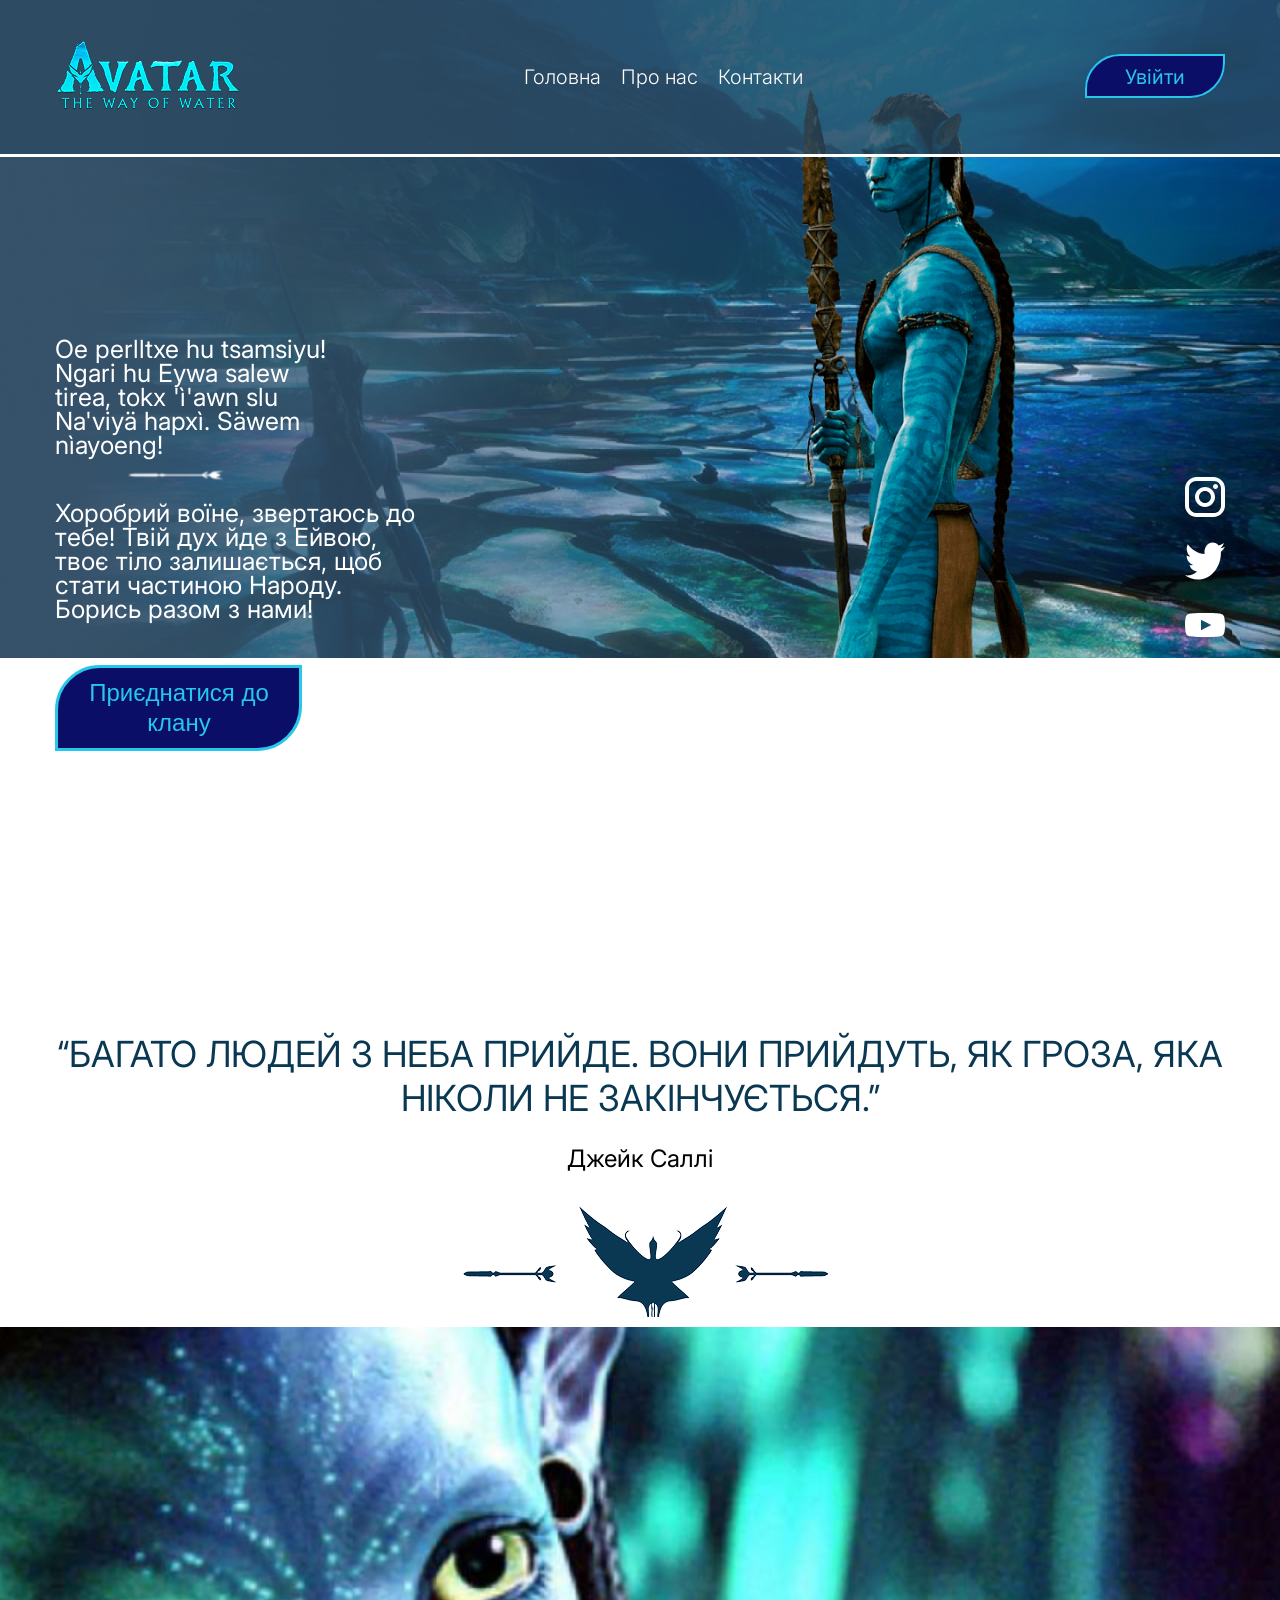
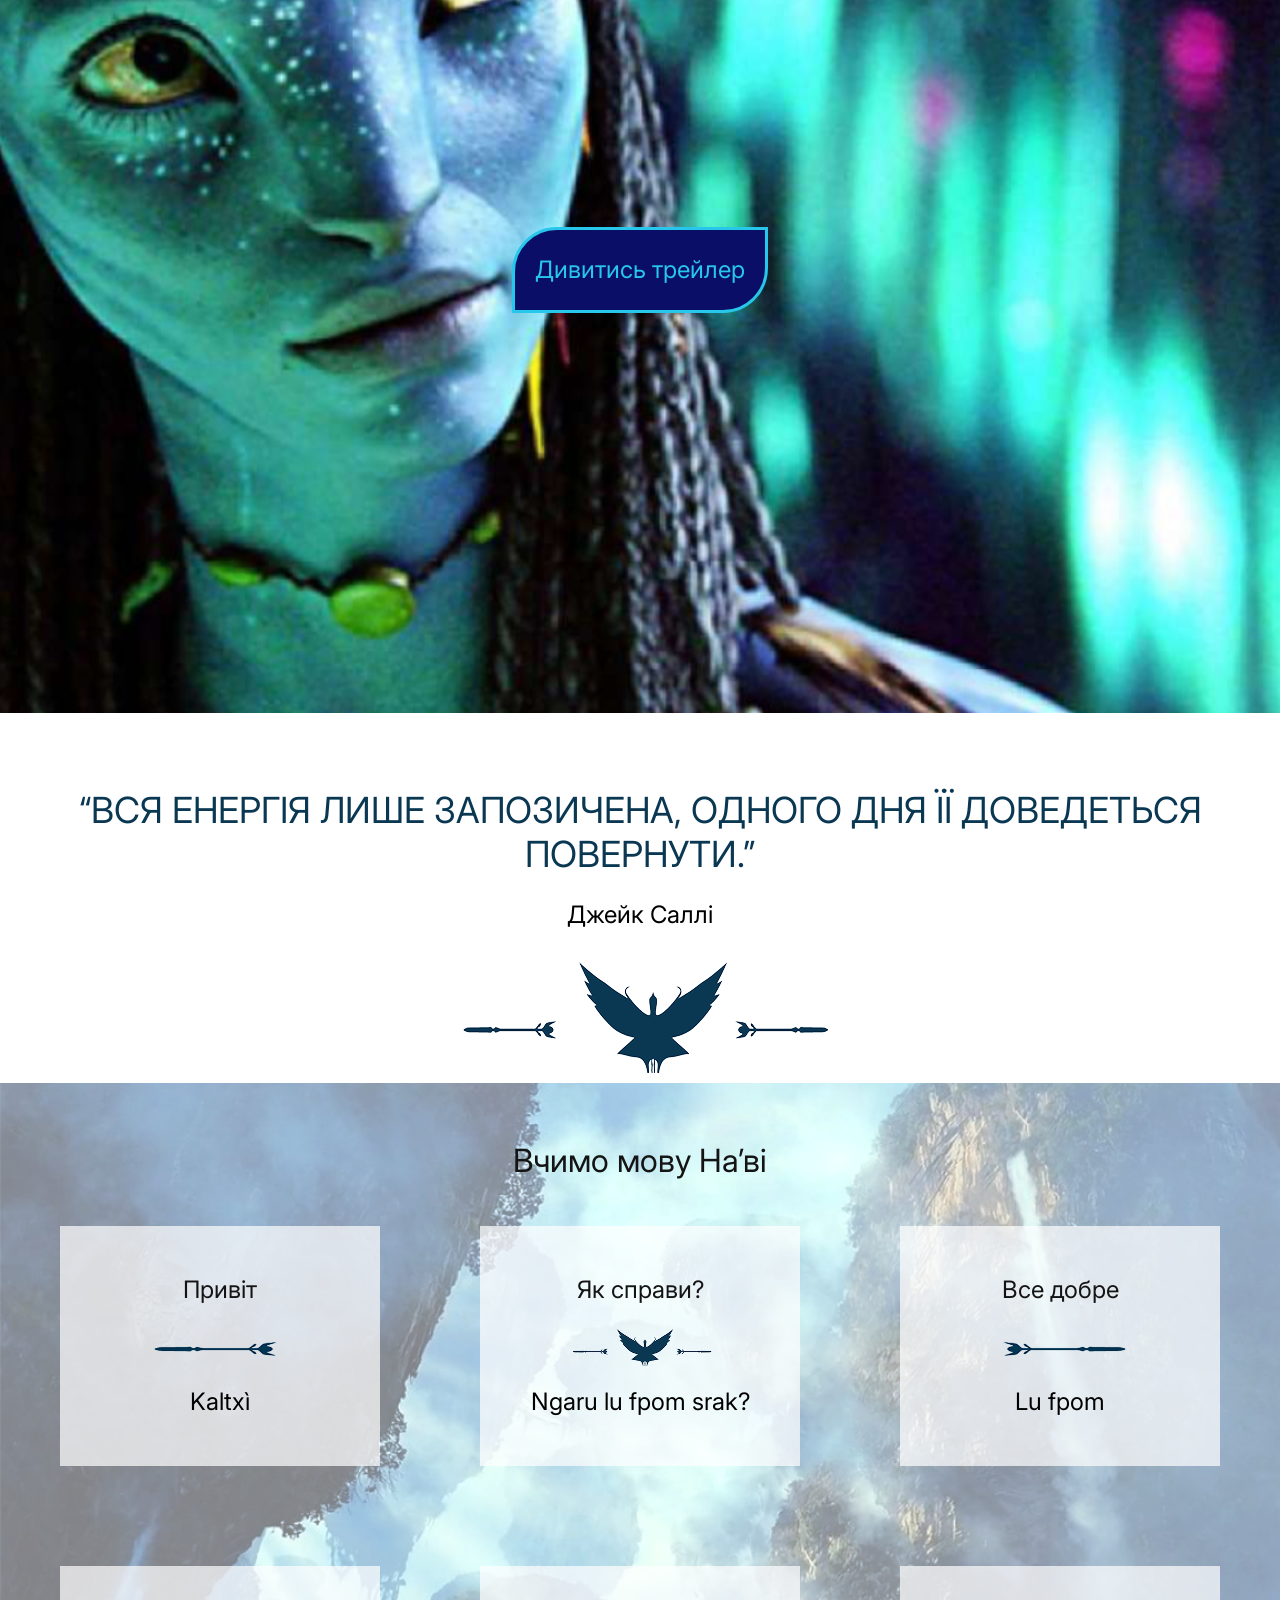
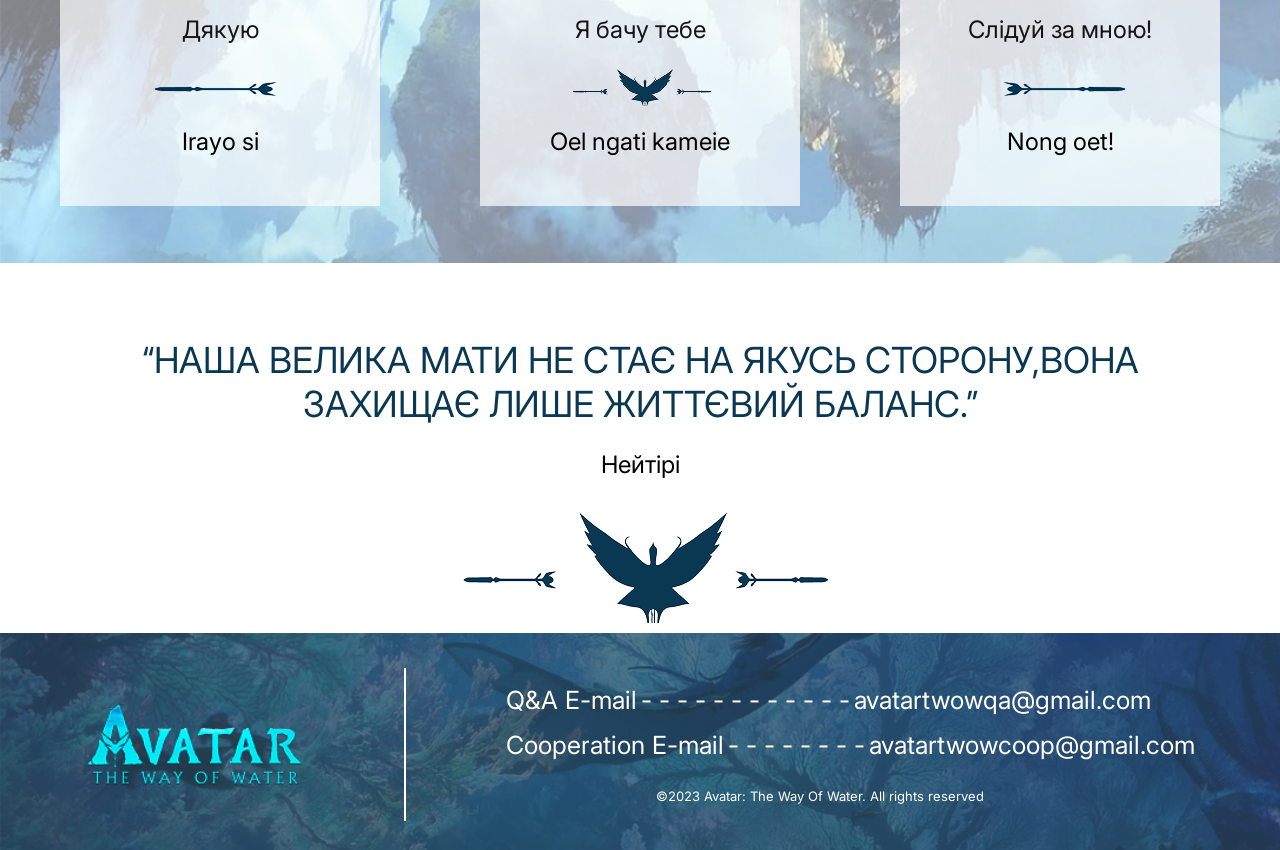
<file: index.html>
<!doctype html>
<html lang="en">
  <head>
    <meta charset="UTF-8" />
    <meta name="viewport" content="width=device-width, initial-scale=1.0" />
    <title>Document</title>
    <link rel="stylesheet" href="./css/index.css" />
  </head>
  <body>
    <header class="header">
    <section class="tyt">
      <div class="container buttons">
        <nav class="nav">
          <ul class="nav__list">
            <li class="nav__item nav__item--logo">
              <a href="#" class="nav__logo-link">
                <img
                  src="./photos/avatar_logo.png"
                  alt="logo"
                  class="nav__logo"
                />
              </a>
            </li>

            <li class="nav__item3">
              <ul class="nav__sublist">
                <li class="nav__subitem">
                  <a href="#" class="nav__link">Головна</a>
                </li>
                <li class="nav__subitem">
                  <a href="#" class="nav__link">Про нас</a>
                </li>
                <li class="nav__subitem">
                  <a href="#" class="nav__link">Контакти</a>
                </li>
              </ul>
            </li>

            <li class="nav__item nav__item--login">
              <a href="./index1.html" class="nav__link--login">Увійти</a>
            </li>
          </ul>
        </nav>
      </div>
    </section>
      <section class="section1">
        <div class="container hero__container">
          <div>
          <h4 class="hero__text1 hero__text--naavi">
            Oe perlltxe hu tsamsiyu! Ngari hu Eywa salew tirea, tokx 'ì'awn slu
            Na'viyä hapxì. Säwem nìayoeng!
          </h4>
          <div class="img1">
            <img
              width="152"
              height="40"
              src="./photos/Rectangle.svg"
              alt="arrow"
              class="hero__arrow"
            />
          </div>

          <h4 class="hero__text hero__text--translated">
            Хоробрий воїне, звертаюсь до тебе! Твій дух йде з Ейвою, твоє тіло
            залишається, щоб стати частиною Народу. Борись разом з нами!
          </h4>
          <div class="buton22">
            <button class="hero__button">
              <span class="name-span">Приєднатися до клану</span>
            </button>
          </div>
          </div>

    <div class="social">
      <ul class="social__list">
        <li class="social__item">
          <a href="#" class="social__link">
            <img src="./photos/Vector(3).svg" alt="instagram" class="social__icon">
          </a>
        </li>

        <li class="social__item">
          <a href="#" class="social__link">
            <img src="./photos/Vector(4).svg" alt="X" class="social__icon">
          </a>
        </li>

        <li class="social__item">
          <a href="#" class="social__link">
            <img src="./photos/Vector(5).svg" alt="youtube" class="social__icon">
          </a>
        </li>
      </ul>
    </div>
        </div>

      </section>
    </header>

    <main class="main">
      <section class="quote">
        <div class="container quote__container">
          <h1 class="quote__text">
            <span>“БАГАТО ЛЮДЕЙ З НЕБА ПРИЙДЕ. ВОНИ</span>
            <span>ПРИЙДУТЬ, ЯК ГРОЗА, ЯКА НІКОЛИ НЕ ЗАКІНЧУЄТЬСЯ.”</span>
          </h1>

          <p class="quote__author">Джейк Саллі</p>

          <img
            src="./photos/Rectangle_eight.png"
            alt="arrows"
            class="quote__image"
          />
        </div>
      </section>

      <section class="trailer">
        <div class="container trailer__container">
          <a
            target="_blank"
            href="https://www.youtube.com/watch?v=1SGVlK5kc0g"
            class="trailer__link"
          >
            Дивитись трейлер
          </a>
        </div>
      </section>
      <section class="quote quote--energy">
        <div class="container quote__container">
          <h2 class="quote__text quote__text--small">
            “ВСЯ ЕНЕРГІЯ ЛИШЕ ЗАПОЗИЧЕНА, ОДНОГО ДНЯ ЇЇ ДОВЕДЕТЬСЯ ПОВЕРНУТИ.”
          </h2>

          <p class="quote__author">Джейк Саллі</p>

          <img
            src="./photos/Rectangle_eight.png"
            alt="arrows"
            class="quote__image"
          />
        </div>
      </section>

      <section class="dictionary">
        <div class="container dictionary__container">
          <h2 class="dictionary__title">Вчимо мову На’ві</h2>

          <ul class="dictionary__list">
            <li class="dictionary__item">
              <p class="dictionary__ua">Привіт</p>
              <img
                src="./photos/Rectangle_fourty_two.png"
                alt="arrow"
                class="dictionary__arrow"
              />
              <p class="dictionary__naavi">Kaltxì</p>
            </li>

            <li class="dictionary__item">
              <p class="dictionary__ua">Як справи?</p>
              <img
                src="./photos/Rectangle_NinaNIna.png"
                alt="arrow"
                class="dictionary__arrow"
              />
              <p class="dictionary__naavi">Ngaru lu fpom srak?</p>
            </li>

            <li class="dictionary__item">
              <p class="dictionary__ua">Все добре</p>
              <img
                src="./photos/Rectangle_Nintynsix.png"
                alt="arrow"
                class="dictionary__arrow"
              />
              <p class="dictionary__naavi">Lu fpom</p>
            </li>

            <li class="dictionary__item">
              <p class="dictionary__ua">Дякую</p>
              <img
                src="./photos/Rectangle_fourty_two.png"
                alt="arrow"
                class="dictionary__arrow"
              />
              <p class="dictionary__naavi">Irayo si</p>
            </li>

            <li class="dictionary__item">
              <p class="dictionary__ua">Я бачу тебе</p>
              <img
                src="./photos/Rectangle_NinaNIna.png"
                alt="arrow"
                class="dictionary__arrow"
              />
              <p class="dictionary__naavi">Oel ngati kameie</p>
            </li>

            <li class="dictionary__item">
              <p class="dictionary__ua">Слідуй за мною!</p>
              <img
                src="./photos/Rectangle_Nintynsix.png"
                alt="arrow"
                class="dictionary__arrow"
              />
              <p class="dictionary__naavi">Nong oet!</p>
            </li>
          </ul>
        </div>
      </section>

      <section class="quote quote--secondary">
        <div class="container quote__container">
          <h3 class="quote__text">
            “НАША ВЕЛИКА МАТИ НЕ СТАЄ НА ЯКУСЬ СТОРОНУ,ВОНА ЗАХИЩАЄ ЛИШЕ
            ЖИТТЄВИЙ БАЛАНС.”
          </h3>

          <p class="quote__author">Нейтірі</p>

          <img
            src="./photos/Rectangle_eight.png"
            alt="arrows"
            class="quote__image"
          />
        </div>
      </section>
    </main>

    <footer class="footer">
      <div class="sdad">
      <div class="footer__container">
        <div class="footer__logo">
          <img
            height="85"
            src="./photos/avatar_logo.png"
            alt="logo-footer"
            class="footer__logo-img"
          />
        </div>

        <span class="footer__divider"><img src="./photos/Line 37.png" alt="line"></span>

        <div class="dsdsds">
          <div class="footer__block2 footer__block--qa">
            <span class="footer__title">Q&A E-mail</span>
            <span class="footer__line">- - - - - - - - - - - -</span>
            <a href="mailto:avatartwowqa@gmail.com" class="footer__link">
              avatartwowqa@gmail.com
            </a>
          </div>

          <div class="footer__block footer__block--cooperation">
            <div>
            <span class="footer__title">Cooperation E-mail</span>
            <span class="footer__line">- - - - - - - -</span>
            <a href="mailto:avatartwowcoop@gmail.com" class="footer__link">
              avatartwowcoop@gmail.com
            </a>
            </div>
          <span class="www">©2023 Avatar: The Way Of Water. All rights reserved</span>
          </div>
        </div>
      </div>
      </div>
    </footer>
  </body>
</html>
</file>
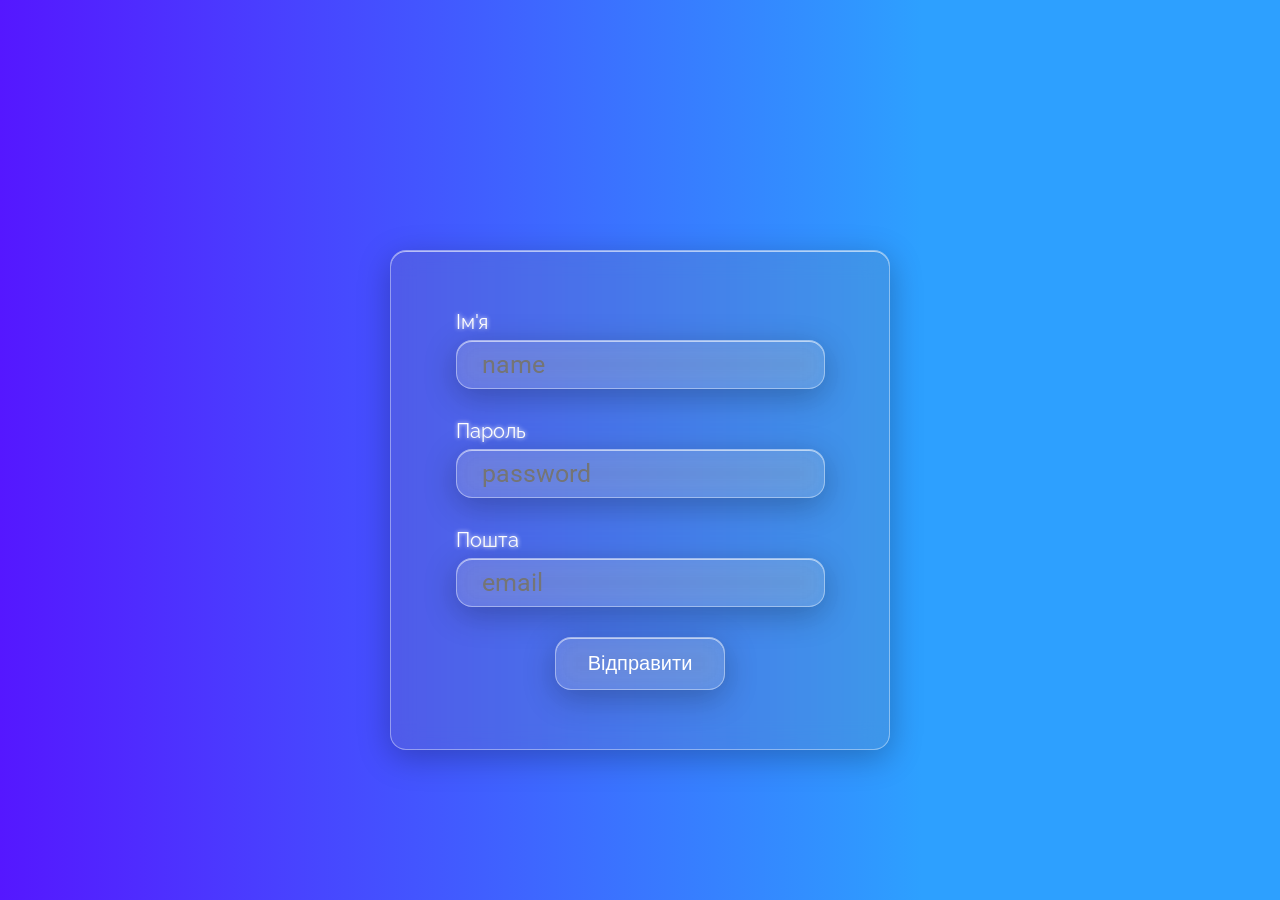
<file: index1.html>
<!DOCTYPE html>
<html lang="en">
<head>
    <meta charset="UTF-8">
    <meta name="viewport" content="width=device-width, initial-scale=1.0">
    <title>avatar</title>
    <link rel="stylesheet" href="./css/index2.css">
</head>
<body>

    <div class="form-wrapper">
        <form class="form">
            <label for="username" class="form__label">
                <span class="form__label-text">Ім'я</span>
                <input required placeholder="name" type="text" id="username" name="username" class="form__input">
            </label>

            <label for="password" class="form__label">
                <span class="form__label-text">Пароль</span>
                <input required placeholder="password" type="password" id="password" name="password" class="form__input">
            </label>

            <label for="email" class="form__label">
                <span class="form__label-text">Пошта</span>
                <input required placeholder="email" type="email" id="email" name="email" class="form__input">
            </label>

            <div>
                <button type="submit" class="form__button">Відправити</button>
            </div>
        </form>
    </div>

</body>
</html>
</file>
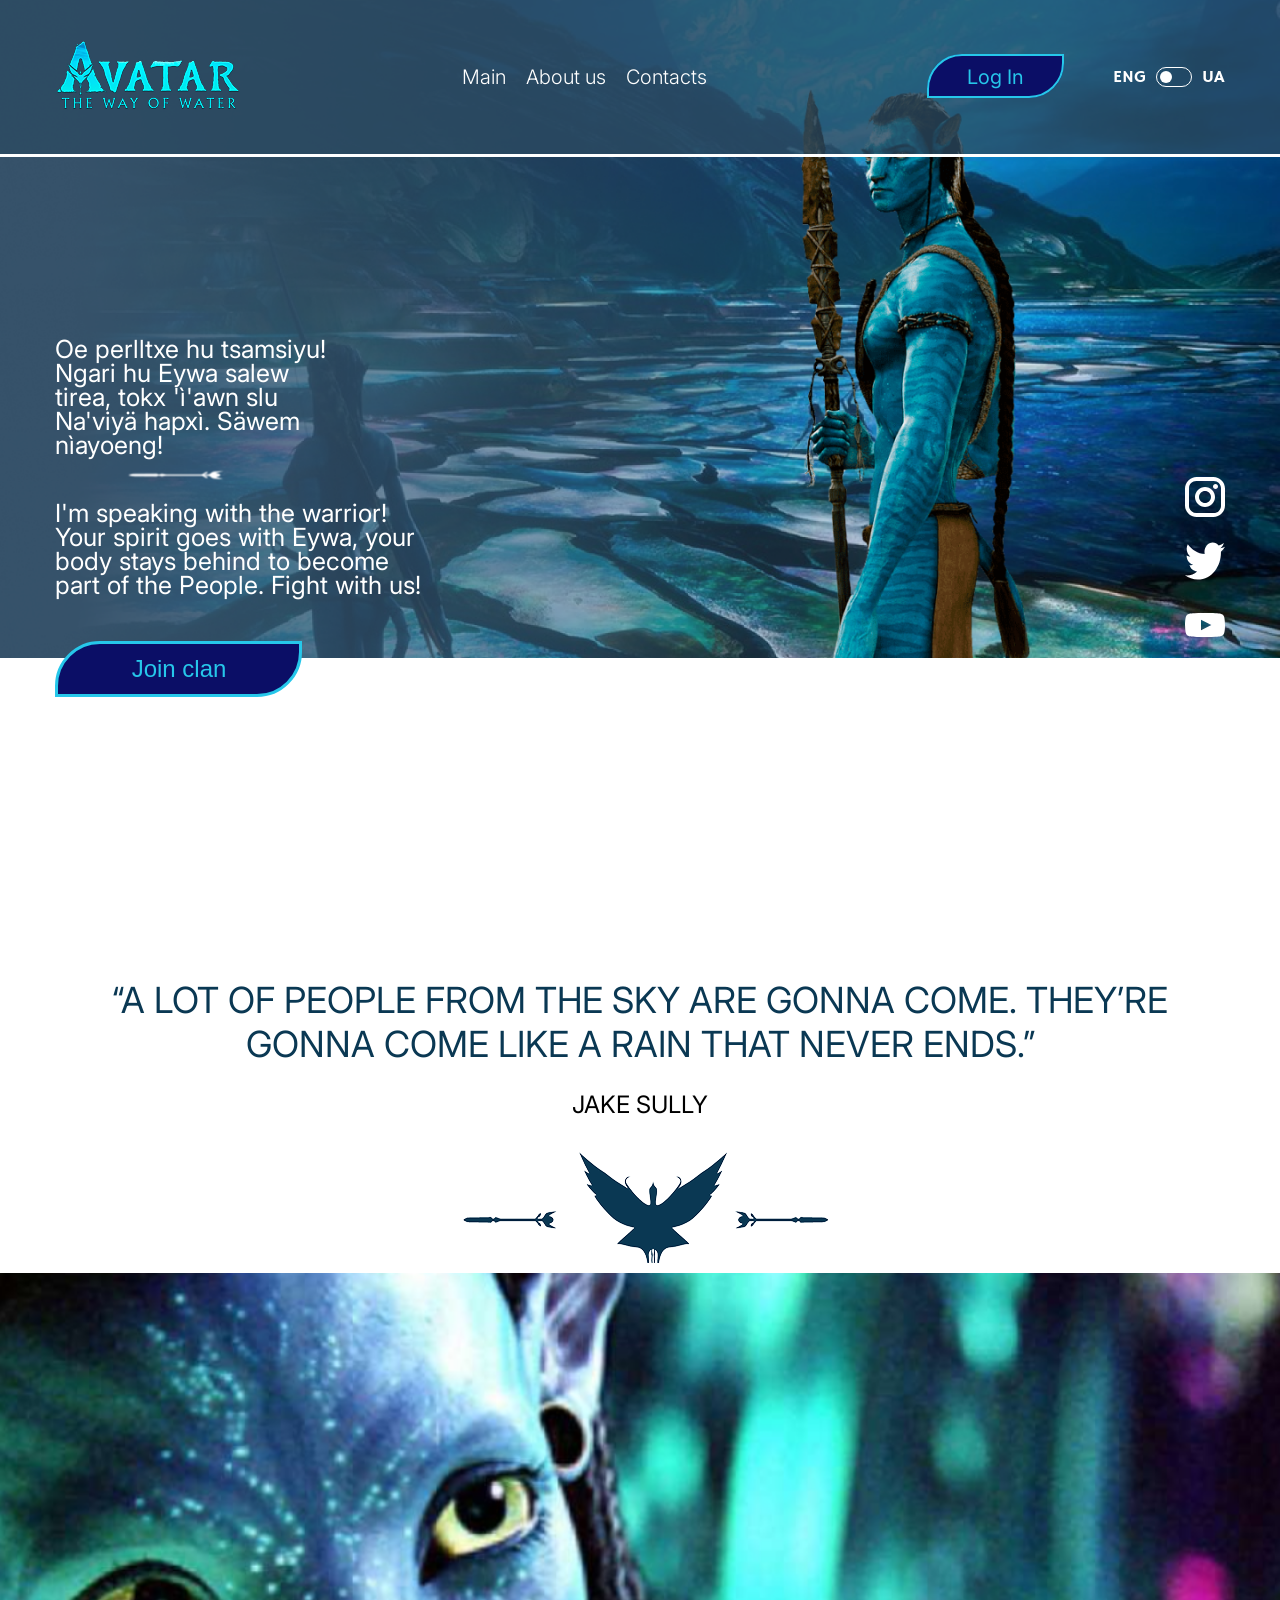
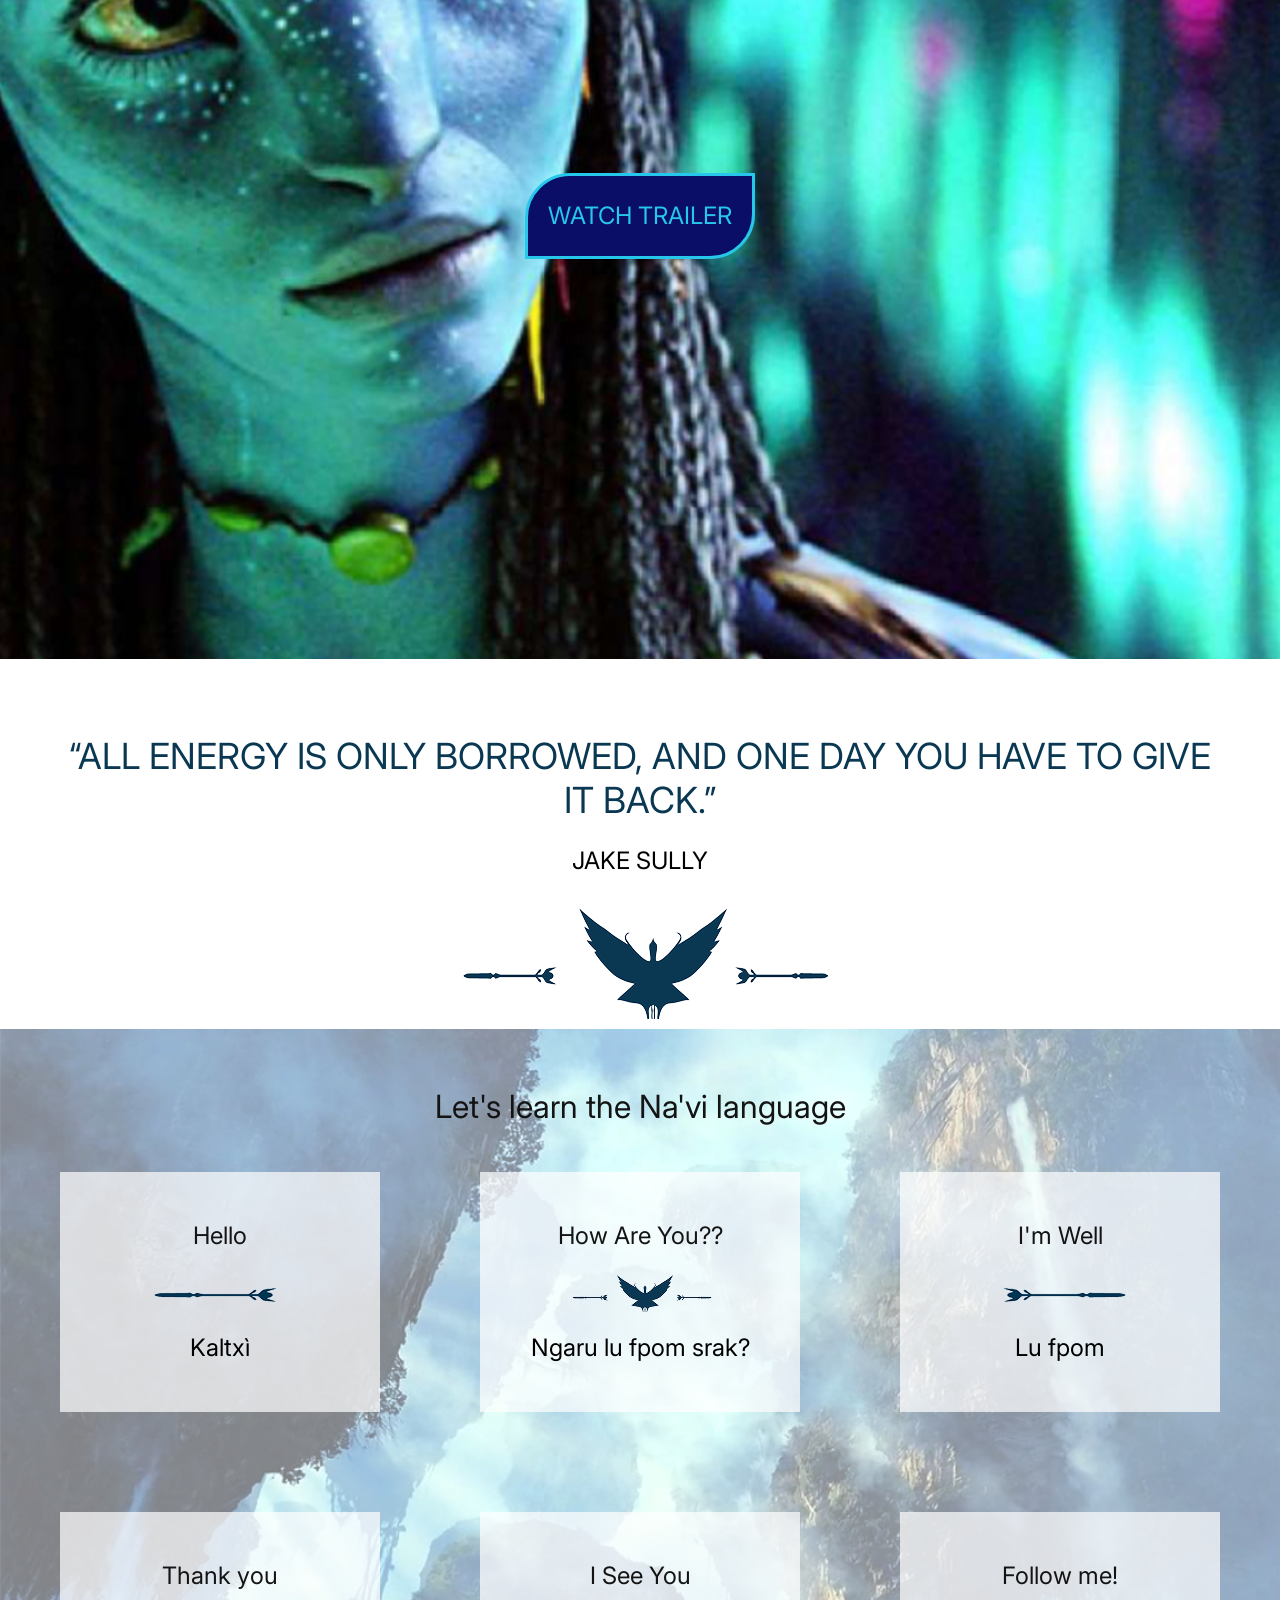
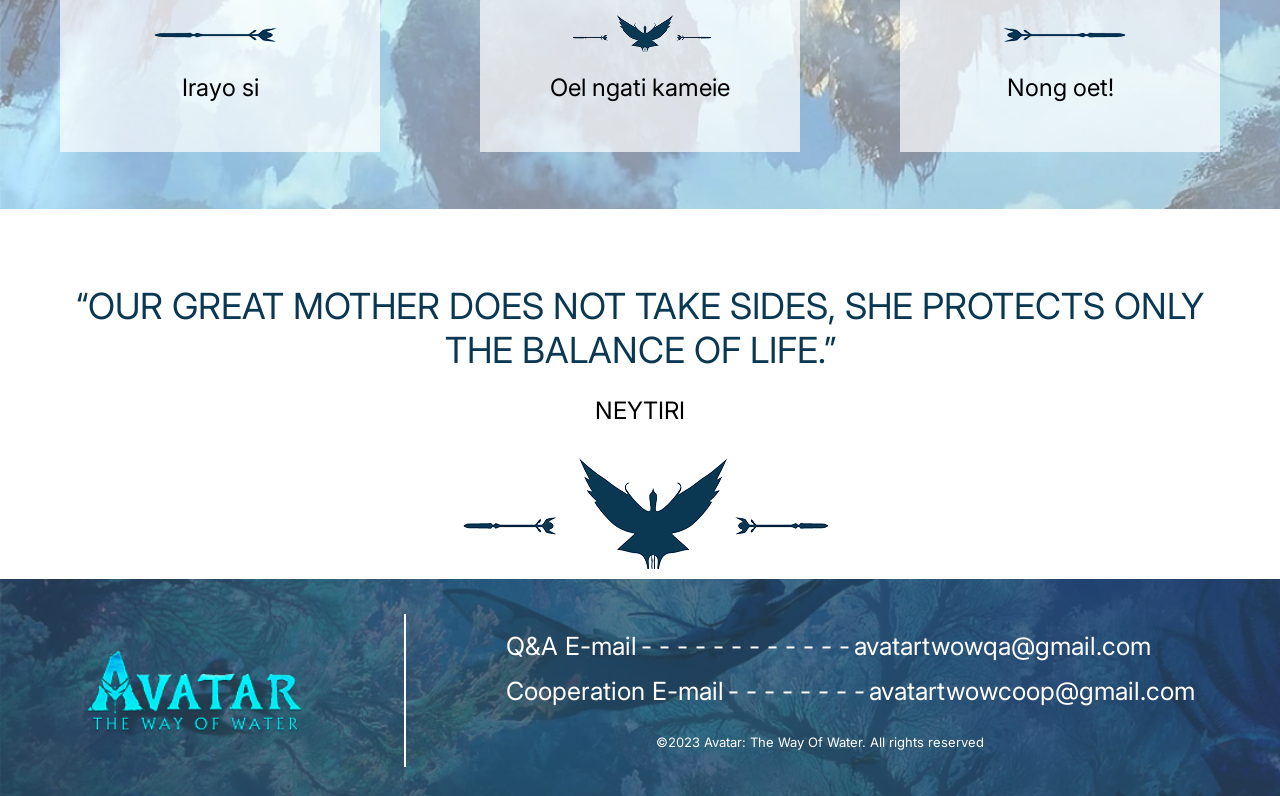
<file: index2.html>
<!doctype html>
<html lang="en">
  <head>
    <meta charset="UTF-8" />
    <meta name="viewport" content="width=device-width, initial-scale=1.0" />
    <title>avatar</title>
    <link rel="stylesheet" href="./css/index.css" />
  </head>
  <body>
    <header class="header">
    <section class="tyt">
      <div class="container buttons">
        <nav class="nav">
          <ul class="nav__list">
            <li class="nav__item nav__item--logo">
              <a href="#" class="nav__logo-link">
                <img
                  src="./photos/avatar_logo.png"
                  alt="logo"
                  class="nav__logo"
                />
              </a>
            </li>

            <li class="nav__item3">
              <ul class="nav__sublist">
                <li class="nav__subitem">
                  <a href="#" class="nav__link">Main</a>
                </li>
                <li class="nav__subitem">
                  <a href="#" class="nav__link">About us</a>
                </li>
                <li class="nav__subitem">
                  <a href="#" class="nav__link">Contacts</a>
                </li>
              </ul>
            </li>

            <li>
              <ul class="ull">

                <li class="nav__item nav__item--login">
                  <a href="./index1.html" class="nav__link--login">Log In</a>
                </li>

              <li>
                  <a  class="nav__link2 navin" href="index.html">
                    <span class="nav__link2">ENG</span>
                    <img class="immm" src="./photos/Switcher_two.svg" alt="Switcher">
                    <span class="nav__link2">UA</span>
                  </a>
              </li>

              </ul>

          </ul>
        </nav>
      </div>
    </section>
      <section class="section1">
        <div class="container hero__container">
          <div>
          <h4 class="hero__text1 hero__text--naavi">
            Oe perlltxe hu tsamsiyu! Ngari hu Eywa salew tirea, tokx 'ì'awn slu
            Na'viyä hapxì. Säwem nìayoeng!
          </h4>
          <div class="img1">
            <img
              width="152"
              height="40"
              src="./photos/Rectangle.svg"
              alt="arrow"
              class="hero__arrow"
            />
          </div>

          <h4 class="hero__text hero__text--translated">
            I'm speaking with the warrior!
            Your spirit goes with Eywa, 
            your body stays behind to 
            become part of the People.
            Fight with us!
          </h4>
          <div class="buton22">
            <button class="hero__button">
              <span class="name-span">Join clan</span>
            </button>
          </div>
          </div>

    <div class="social">
      <ul class="social__list">
        <li class="social__item">
          <a href="#" class="social__link">
            <img src="./photos/Vector(3).svg" alt="instagram" class="social__icon">
          </a>
        </li>

        <li class="social__item">
          <a href="#" class="social__link">
            <img src="./photos/Vector(4).svg" alt="X" class="social__icon">
          </a>
        </li>

        <li class="social__item">
          <a href="#" class="social__link">
            <img src="./photos/Vector(5).svg" alt="youtube" class="social__icon">
          </a>
        </li>
      </ul>
    </div>
        </div>

      </section>
    </header>

    <main class="main">
      <section class="quote">
        <div class="container quote__container">
          <h1 class="quote__text">
            <span>“A LOT OF PEOPLE FROM THE SKY ARE GONNA COME. THEY’RE</span>
            <span>GONNA COME LIKE A RAIN THAT NEVER ENDS.”</span>
          </h1>

          <p class="quote__author">JAKE SULLY</p>

          <img
            src="./photos/Rectangle_eight.png"
            alt="arrows"
            class="quote__image"
          />
        </div>
      </section>

      <section class="trailer">
        <div class="container trailer__container">
          <a
            target="_blank"
            href="https://www.youtube.com/watch?v=1SGVlK5kc0g"
            class="trailer__link"
          >
            WATCH TRAILER
          </a>
        </div>
      </section>
      <section class="quote quote--energy">
        <div class="container quote__container">
          <h2 class="quote__text quote__text--small">
            “ALL ENERGY IS ONLY BORROWED, AND ONE DAY YOU HAVE TO GIVE IT BACK.”
          </h2>

          <p class="quote__author">JAKE SULLY</p>

          <img
            src="./photos/Rectangle_eight.png"
            alt="arrows"
            class="quote__image"
          />
        </div>
      </section>

      <section class="dictionary">
        <div class="container dictionary__container">
          <h2 class="dictionary__title">Let's learn the Na'vi language</h2>

          <ul class="dictionary__list">
            <li class="dictionary__item">
              <p class="dictionary__ua">Hello</p>
              <img
                src="./photos/Rectangle_fourty_two.png"
                alt="arrow"
                class="dictionary__arrow"
              />
              <p class="dictionary__naavi">Kaltxì</p>
            </li>

            <li class="dictionary__item">
              <p class="dictionary__ua">How Are You??</p>
              <img
                src="./photos/Rectangle_NinaNIna.png"
                alt="arrow"
                class="dictionary__arrow"
              />
              <p class="dictionary__naavi">Ngaru lu fpom srak?</p>
            </li>

            <li class="dictionary__item">
              <p class="dictionary__ua">I'm Well</p>
              <img
                src="./photos/Rectangle_Nintynsix.png"
                alt="arrow"
                class="dictionary__arrow"
              />
              <p class="dictionary__naavi">Lu fpom</p>
            </li>

            <li class="dictionary__item">
              <p class="dictionary__ua">Thank you</p>
              <img
                src="./photos/Rectangle_fourty_two.png"
                alt="arrow"
                class="dictionary__arrow"
              />
              <p class="dictionary__naavi">Irayo si</p>
            </li>

            <li class="dictionary__item">
              <p class="dictionary__ua">I See You</p>
              <img
                src="./photos/Rectangle_NinaNIna.png"
                alt="arrow"
                class="dictionary__arrow"
              />
              <p class="dictionary__naavi">Oel ngati kameie</p>
            </li>

            <li class="dictionary__item">
              <p class="dictionary__ua">Follow me!</p>
              <img
                src="./photos/Rectangle_Nintynsix.png"
                alt="arrow"
                class="dictionary__arrow"
              />
              <p class="dictionary__naavi">Nong oet!</p>
            </li>
          </ul>
        </div>
      </section>

      <section class="quote quote--secondary">
        <div class="container quote__container">
          <h3 class="quote__text">
            “OUR GREAT MOTHER DOES NOT TAKE SIDES,
            SHE PROTECTS ONLY THE BALANCE OF LIFE.”
          </h3>

          <p class="quote__author">NEYTIRI</p>

          <img
            src="./photos/Rectangle_eight.png"
            alt="arrows"
            class="quote__image"
          />
        </div>
      </section>
    </main>

    <footer class="footer">
      <div class="sdad">
      <div class="footer__container">
        <div class="footer__logo">
          <img
            height="85"
            src="./photos/avatar_logo.png"
            alt="logo-footer"
            class="footer__logo-img"
          />
        </div>

        <span class="footer__divider"><img src="./photos/Line 37.png" alt="line"></span>

        <div class="dsdsds">
          <div class="footer__block2 footer__block--qa">
            <span class="footer__title">Q&A E-mail</span>
            <span class="footer__line">- - - - - - - - - - - -</span>
            <a href="mailto:avatartwowqa@gmail.com" class="footer__link">
              avatartwowqa@gmail.com
            </a>
          </div>

          <div class="footer__block footer__block--cooperation">
            <div>
            <span class="footer__title">Cooperation E-mail</span>
            <span class="footer__line">- - - - - - - -</span>
            <a href="mailto:avatartwowcoop@gmail.com" class="footer__link">
              avatartwowcoop@gmail.com
            </a>
            </div>
          <span class="www">©2023 Avatar: The Way Of Water. All rights reserved</span>
          </div>
        </div>
      </div>
      </div>
    </footer>
  </body>
</html>
</file>
<file: css/index.css>
@import url("https://fonts.googleapis.com/css2?family=Inter:ital,opsz,wght@0,14..32,100..900;1,14..32,100..900&display=swap");
@import url('https://fonts.googleapis.com/css2?family=Hammersmith+One&display=swap');

body {
  margin: 0;
  font-family: "Inter";
  background-image: url("../photos/Group\ 48\ 1.png");
  background-repeat: no-repeat;
  background-size: contain;
}

*,
*::before,
*::after {
  box-sizing: border-box;
}

h1,
h2,
h3,
h4,
h5,
h6 {
  margin: 0;
}

ul,
li {
  margin: 0;
  padding: 0;
  list-style: none;
}

.container {
  /* width screen =  1200
    space left and right = 116px
    1200 - 80 * 2 = 1160
    padding left and right = 15px */
  padding-left: 15px;
  padding-right: 15px;
  margin: 0 auto;
  width: 1200px;
}
.nav__list {
  display: flex;
  align-items: center;
  justify-content: space-between;
}

header {
  border-bottom: 3px solid rgba(255, 255, 255, 1);
  padding: 0px 0px 29px 0px;
}

.nav__link {
  color: rgba(255, 255, 255, 1);
  font-style: Light;
  font-size: 20px;
  font-weight: 300;
  line-height: 24px;
  text-align: center;
  text-decoration: none;
  transition: all ease 0.3s;
}

.nav__link:hover {
  color: rgba(148, 207, 255, 1);
  font-style: bold;
  font-size: 20px;
  font-weight: 600;
  line-height: 24px;
}

.nav__link--login {
  color: rgba(38, 198, 234, 1);
  font-size: 20px;
  font-weight: 400;
  line-height: 25px;
  text-align: justify;
  border: 2px solid rgba(38, 199, 234, 1);
  border-radius: 35px 0px 35px 0px;
  background: rgba(11, 14, 102, 1);
  padding: 9px 38px 7px 38px;
  text-decoration: none;
}

.nav__sublist {
  justify-content: center;
  display: flex;
  align-items: center;
  gap: 20px;
}

.hero__container {
  display: flex;
  justify-content: space-between;
}

.hero__text {
  color: rgba(255, 255, 255, 1);
  font-size: 25px;
  font-weight: 400;
  line-height: 24px;
  width: 376px;
}

.hero__button {
  border: 3px solid rgba(38, 199, 234, 1);
  border-radius: 45px 0px 45px 0px;
  background: rgba(11, 14, 102, 1);
  padding: 10px 30px 10px 31px;
  display: flex;
  cursor: pointer;
}

.name-span {
  color: rgba(38, 199, 234, 1);
  font-size: 24px;
  font-weight: 400;
  line-height: 30px;
  text-align: center;
  width: 180px;
}

.hero__text1 {
  color: rgba(255, 255, 255, 1);
  font-size: 25px;
  font-weight: 400;
  line-height: 24px;
  width: 277px;
}

.section1 {
  padding: 180px 0 174px;
}

.buton22 {
  padding-top: 44px;
}

.img1 {
  padding-left: 53px;
}

.quote {
  background: rgba(255, 255, 255, 1);
  padding: 75px 0 10px;
}

.quote__container {
  display: flex;
  align-items: center;
  justify-content: center;
  flex-direction: column;
  text-align: center;
}

.quote__text {
  color: rgba(10, 56, 83, 1);
  font-size: 36px;
  font-weight: 400;
  line-height: 44px;
}

.quote__author {
  color: rgba(0, 0, 0, 1);
  font-size: 24px;
  font-weight: 400;
  line-height: 29px;
}

.trailer {
  background-image: url("../photos/Rectangle\ 10.png");
  padding: 500px 0px 400px 0px;
  background-repeat: no-repeat;
  background-size: cover;
  background-position: center;
}

.dictionary {
  background-image: url("../photos/Rectangle\ 20.png");
  background-repeat: no-repeat;
  background-size: cover;
  padding: 58px 0 57px;
}

.dictionary__title {
  color: rgba(20, 20, 20, 1);
  font-size: 32px;
  font-weight: 400;
  line-height: 40px;
  text-align: center;
  padding-bottom: 45px;
}

.dictionary__list {
  display: flex;
  flex-wrap: wrap;
  justify-content: center;
  align-items: center;
  gap: 100px;
}

.dictionary__item {
  display: flex;
  flex-direction: column;
  justify-content: center;
  align-items: center;
  background: rgba(255, 255, 255, 0.7);
  width: 320px;
  height: 240px;
}

.dictionary__ua {
  color: rgba(20, 20, 20, 1);
  font-size: 24px;
  font-weight: 400;
  line-height: 24px;
}

.dictionary__naavi {
  color: rgba(0, 0, 0, 1);
  font-size: 24px;
  font-weight: 400;
  line-height: 24px;
}

.trailer__link {
  color: rgba(38, 199, 234, 1);
  font-size: 24px;
  font-weight: 400;
  line-height: 30px;
  text-align: center;
  border: 3px solid rgba(38, 199, 234, 1);
  border-radius: 45px 0px 45px 0px;
  background: rgba(11, 14, 102, 1);
  padding: 25px 20px;
  text-decoration: none;
  display: flex;
}

.trailer__container {
  display: flex;
  align-items: center;
  justify-content: center;
}

footer {
  background-image: url("../photos/Rectangle\ 12.png");
  background-repeat: no-repeat;
  background-size: cover;
}

.footer__container {
  display: flex;
}

.footer__title {
  color: rgba(255, 255, 255, 1);
  font-size: 25px;
  font-weight: 400;
  line-height: 24px;
}

.footer__link {
  color: rgba(255, 255, 255, 1);
  font-size: 25px;
  font-weight: 400;
  line-height: 24px;
  text-decoration: none;
}

.footer__line {
  color: rgba(255, 255, 255, 1);
  font-size: 25px;
  font-weight: 400;
  line-height: 24px;
}

.footer__container {
    display: flex;
    align-items: center;
    justify-content: center;
    gap: 100px;
}

.dsdsds {
    display: flex;
    flex-direction: column;
    gap: 20px;
}

.footer__block {
    display: flex;
    flex-direction: column;
}

.www {
    color: rgba(255, 255, 255, 1);
    font-size: 13px;
    font-weight: 400;
    line-height: 17px;
    margin-top: 30px;
    margin-left: 150px;
}

.tyt {
 background: rgba(43, 74, 97, 0.774);
 padding: 39px 0px 39px 0px;
 border-bottom: 3px solid rgba(255, 255, 255, 1);
}

.sdad {
    background: rgba(43, 74, 97, 0.726);
    padding: 35px 0px 25px 0px;
}

.social {
  margin-top: 12%;
}

  .social__list {
      display: flex;
      flex-direction: column;
      gap: 20px;
  }

.social__icon {
   width: 40px;
   height: 40px   ;
}

.nav__link2 {
  color: rgba(255, 255, 255, 1);
  font-family: "Hammersmith One";
  font-size: 18px;
  font-weight: 400;
  line-height: 20px;
  text-align: center;
  text-decoration: none;
  transition: all ease 0.3s;
}

.nav__link2:hover {
  color: rgba(148, 207, 255, 1);
  transition: all ease 0.3s;
}

.navin {
  display: flex;
  align-items: center;
  gap: 10px;
}

.ull  {
  display: flex;
  gap: 49px;
  align-items: center;
}
</file>
<file: css/index2.css>
@import url('https://fonts.googleapis.com/css2?family=Raleway:ital,wght@0,100..900;1,100..900&family=Roboto:ital,wght@0,100..900;1,100..900&display=swap');

body {
    background: #7b89c7;
    background: linear-gradient(90deg, rgb(85, 23, 255) 0%, rgb(45, 160, 255) 72%);
    font-family: "Raleway";
    color: white;
    margin: 0;
}

*,*::before,*::after{
    box-sizing: border-box;
}

::selection {
    background: #e2e2e2;
    color: rgb(0, 0, 0);
}


.form {
    display: flex;
    flex-direction: column;
    justify-content: center;
    align-items: center;
    gap: 30px;
    padding: 0;
    margin: 0 auto;
    background: rgba(138, 138, 138, 0.178);
    border-radius: 16px;
    backdrop-filter: blur(12px);
    border: 1px solid rgba(255, 255, 255, 0.4);
    box-shadow: 0 8px 32px rgba(0, 0, 0, 0.25),inset 0 1px 0 rgba(255, 255, 255, 0.6);
    width: 500px;
    height: 500px;
}

.form-wrapper {
    padding-top: 250px;
}

.form__button {
    padding: 14px 32px; 
    font-size: 20px;
    color: rgb(255, 255, 255);
    background: rgba(255, 255, 255, 0.12);
    border-radius: 16px;
    backdrop-filter: blur(12px);
    border: 1px solid rgba(255, 255, 255, 0.4);
    box-shadow: 0 8px 32px rgba(0, 0, 0, 0.25),inset 0 1px 0 rgba(255, 255, 255, 0.6);
    transition: all 0.3s ease;
}

.form__button:hover {
    backdrop-filter: blur(16px);
    border: 1px solid #e0e0e0;
    box-shadow: 0 0 8px #0859b6;
}

.form__input {
    padding: 9px 25px;
    color: rgb(255, 255, 255);
    background: rgba(255, 255, 255, 0.12);
    border-radius: 16px;
    backdrop-filter: blur(12px);
    border: 1px solid rgba(255, 255, 255, 0.4);
    box-shadow: 0 8px 32px rgba(0, 0, 0, 0.25),inset 0 1px 0 rgba(255, 255, 255, 0.6);
    font-size: 25px;    
    font-family: "Roboto";
    transition: all 0.3s ease-in-out;
}

.form__input:hover {
    border: 1px solid #e0e0e0;
    box-shadow: 0 0 8px #757575;
    transition: 0.25s ease-out;
}

.form__input:focus {
    outline: none;
    border: 1px solid #e0e0e0;
    box-shadow: 0 0 8px #0099ff;
}

.form__label {
    display: flex;
    flex-direction: column;
    gap: 6px;
    font-size: 20px;
}

.form__label-text {
    filter: drop-shadow(0px 0px 2px);
}

.form__label {
    display: flex;
    flex-direction: column;
}
</file>
